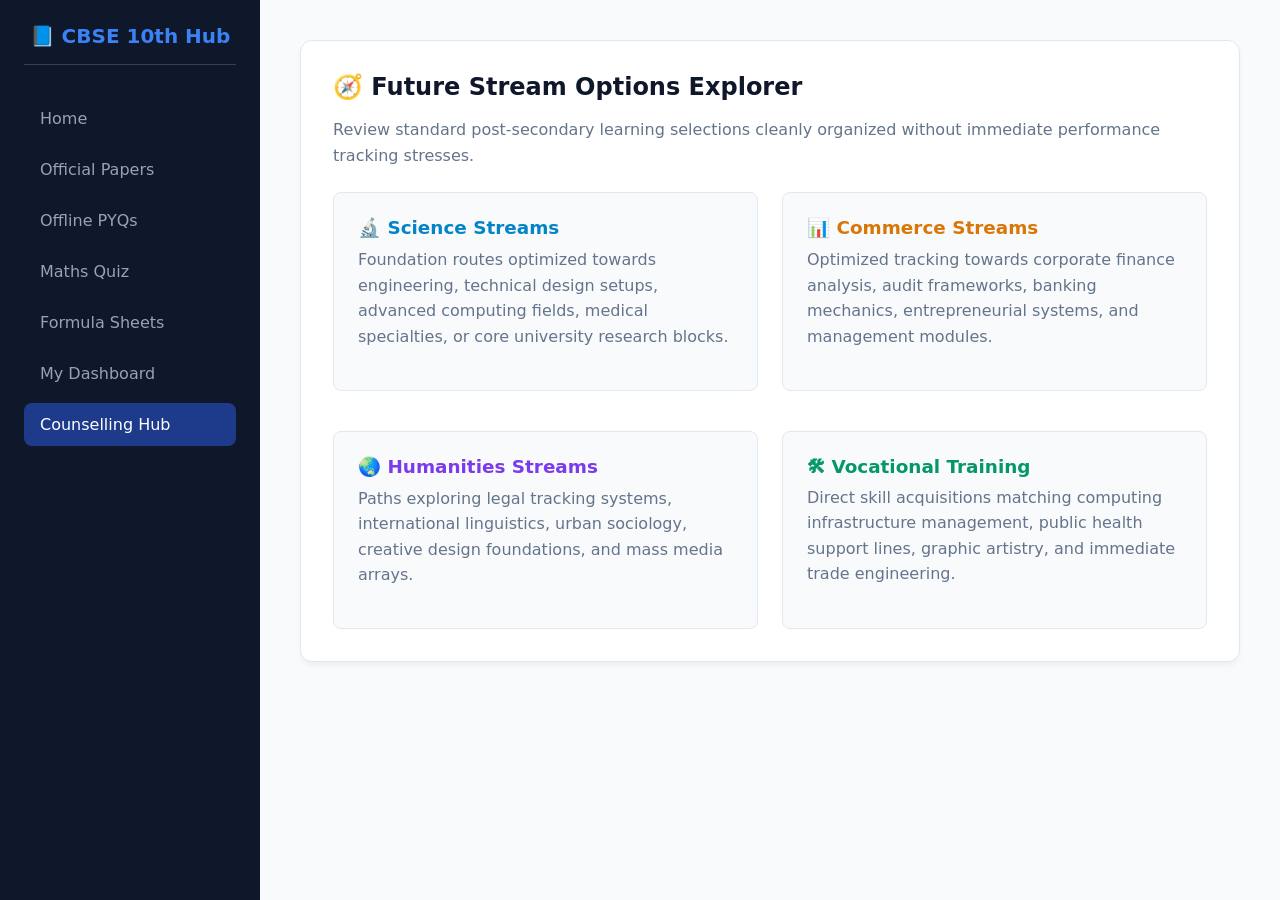
<file: counselling.html>
<!DOCTYPE html>
<html lang="en">
<head>
    <meta charset="UTF-8">
    <meta name="viewport" content="width=device-width, initial-scale=1.0">
    <title>Student Guidance Counselling</title>
    <link rel="stylesheet" href="style.css">
</head>
<body>
    <aside>
        <div>
            <div class="brand">📘 CBSE 10th Hub</div>
            <nav class="nav-links">
                <a href="index.html">Home</a>
                <a href="papers.html">Official Papers</a>
                <a href="offline-pyqs.html">Offline PYQs</a>
                <a href="quiz.html">Maths Quiz</a>
                <a href="formulas.html">Formula Sheets</a>
                <a href="dashboard.html">My Dashboard</a>
                <a href="counselling.html" class="active">Counselling Hub</a>
            </nav>
        </div>
    </aside>
    <main>
        <div class="card">
            <h2>🧭 Future Stream Options Explorer</h2>
            <p>Review standard post-secondary learning selections cleanly organized without immediate performance tracking stresses.</p>
            
            <div class="grid-2" style="margin-top:1.5rem;">
                <div style="background:#f8fafc; padding:1.5rem; border:1px solid var(--border); border-radius:0.5rem;">
                    <h3 style="color:#0284c7;">🔬 Science Streams</h3>
                    <p>Foundation routes optimized towards engineering, technical design setups, advanced computing fields, medical specialties, or core university research blocks.</p>
                </div>
                <div style="background:#f8fafc; padding:1.5rem; border:1px solid var(--border); border-radius:0.5rem;">
                    <h3 style="color:#d97706;">📊 Commerce Streams</h3>
                    <p>Optimized tracking towards corporate finance analysis, audit frameworks, banking mechanics, entrepreneurial systems, and management modules.</p>
                </div>
                <div style="background:#f8fafc; padding:1.5rem; border:1px solid var(--border); border-radius:0.5rem; margin-top:1rem;">
                    <h3 style="color:#7c3aed;">🌏 Humanities Streams</h3>
                    <p>Paths exploring legal tracking systems, international linguistics, urban sociology, creative design foundations, and mass media arrays.</p>
                </div>
                <div style="background:#f8fafc; padding:1.5rem; border:1px solid var(--border); border-radius:0.5rem; margin-top:1rem;">
                    <h3 style="color:#059669;">🛠 Vocational Training</h3>
                    <p>Direct skill acquisitions matching computing infrastructure management, public health support lines, graphic artistry, and immediate trade engineering.</p>
                </div>
            </div>
        </div>
    </main>
</body>
</html>
</file>
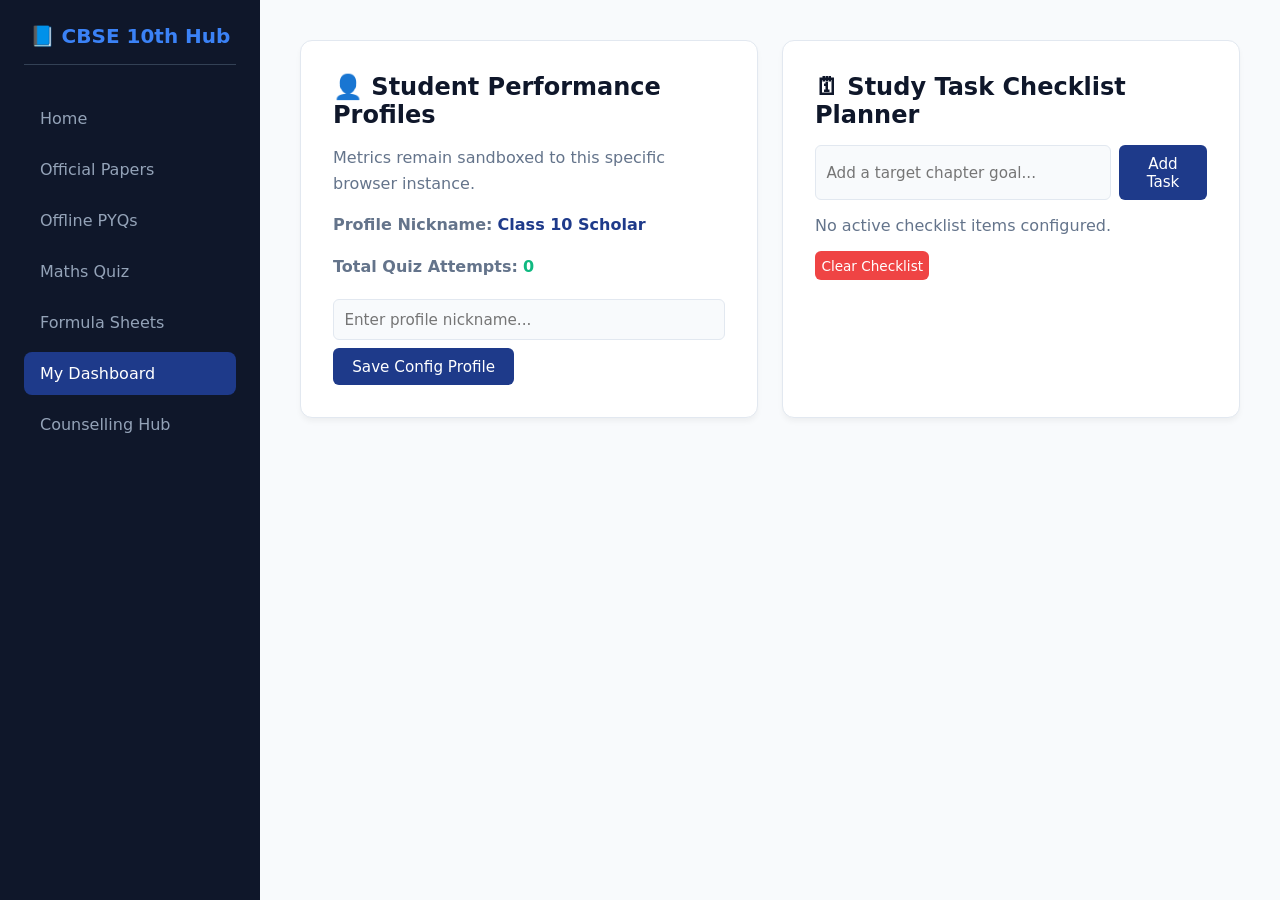
<file: dashboard.html>
<!DOCTYPE html>
<html lang="en">
<head>
    <meta charset="UTF-8">
    <meta name="viewport" content="width=device-width, initial-scale=1.0">
    <title>Student Profile & Tasks Planner</title>
    <link rel="stylesheet" href="style.css">
</head>
<body>
    <aside>
        <div>
            <div class="brand">📘 CBSE 10th Hub</div>
            <nav class="nav-links">
                <a href="index.html">Home</a>
                <a href="papers.html">Official Papers</a>
                <a href="offline-pyqs.html">Offline PYQs</a>
                <a href="quiz.html">Maths Quiz</a>
                <a href="formulas.html">Formula Sheets</a>
                <a href="dashboard.html" class="active">My Dashboard</a>
                <a href="counselling.html">Counselling Hub</a>
            </nav>
        </div>
    </aside>
    <main>
        <div class="grid-2">
            <div class="card">
                <h2>👤 Student Performance Profiles</h2>
                <p>Metrics remain sandboxed to this specific browser instance.</p>
                <div style="margin:1rem 0;">
                    <p><b>Profile Nickname:</b> <span id="nameSpan" style="color:var(--primary); font-weight:bold;">Class 10 Scholar</span></p>
                    <p><b>Total Quiz Attempts:</b> <span id="attemptSpan" style="color:var(--accent); font-weight:bold;">0</span></p>
                </div>
                <input type="text" id="nameInput" placeholder="Enter profile nickname..." style="margin-bottom:0.5rem;">
                <button class="btn" onclick="updateProfile()">Save Config Profile</button>
            </div>

            <div class="card">
                <h2>🗓 Study Task Checklist Planner</h2>
                <div style="display:flex; gap:0.5rem; margin-bottom:1rem;">
                    <input type="text" id="todoInput" placeholder="Add a target chapter goal..." style="margin:0;">
                    <button class="btn" onclick="saveTodo()">Add Task</button>
                </div>
                <ul id="todoList"></ul>
                <button class="btn btn-danger" style="margin-top:1rem; padding:0.4rem; font-size:0.85rem;" onclick="clearTodos()">Clear Checklist</button>
            </div>
        </div>

        <script>
            window.onload = function() {
                loadProfile();
                renderTodos();
            };

            function loadProfile() {
                document.getElementById("nameSpan").innerText = localStorage.getItem("hubUsername") || "Class 10 Scholar";
                document.getElementById("attemptSpan").innerText = localStorage.getItem("quizAttempts") || "0";
            }

            function updateProfile() {
                const name = document.getElementById("nameInput").value.trim();
                if(name) {
                    localStorage.setItem("hubUsername", name);
                    loadProfile();
                    document.getElementById("nameInput").value = "";
                }
            }

            function saveTodo() {
                const input = document.getElementById("todoInput");
                if(!input.value.trim()) return;
                let items = JSON.parse(localStorage.getItem("hubTodos") || "[]");
                items.push(input.value.trim());
                localStorage.setItem("hubTodos", JSON.stringify(items));
                input.value = "";
                renderTodos();
            }

            function renderTodos() {
                let items = JSON.parse(localStorage.getItem("hubTodos") || "[]");
                const ul = document.getElementById("todoList");
                ul.innerHTML = items.length === 0 ? `<li style="color:var(--text-light)">No active checklist items configured.</li>` : "";
                items.forEach((item, index) => {
                    ul.innerHTML += `<li style="padding:0.5rem; background:#f8fafc; border:1px solid var(--border); margin:0.25rem 0; border-radius:0.25rem; display:flex; justify-content:between; align-items:center;">
                        <span>✅ ${item}</span>
                    </li>`;
                });
            }

            function clearTodos() {
                localStorage.removeItem("hubTodos");
                renderTodos();
            }
        </script>
    </main>
</body>
</html>
</file>
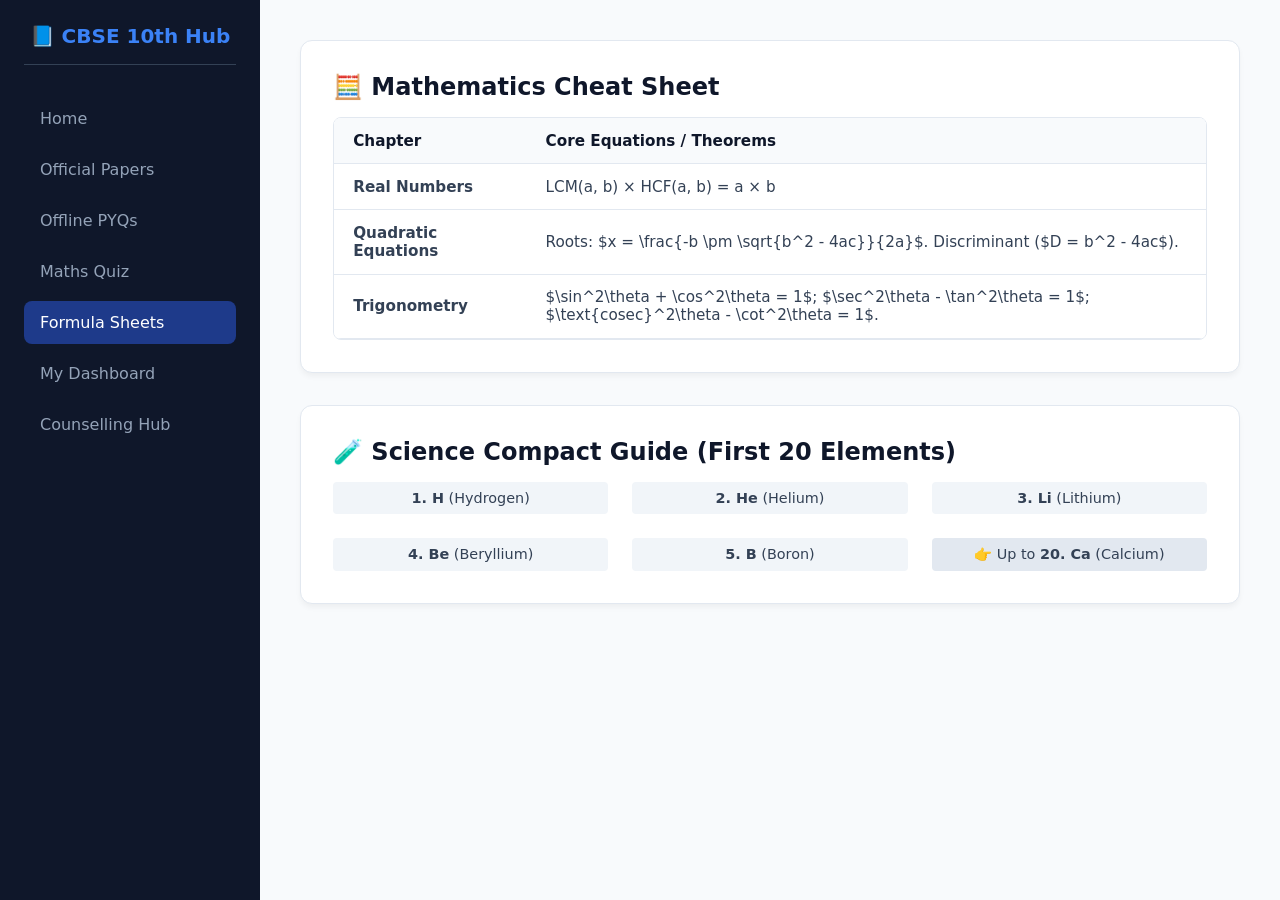
<file: formulas.html>
<!DOCTYPE html>
<html lang="en">
<head>
    <meta charset="UTF-8">
    <meta name="viewport" content="width=device-width, initial-scale=1.0">
    <title>Core Formula Sheets</title>
    <link rel="stylesheet" href="style.css">
</head>
<body>
    <aside>
        <div>
            <div class="brand">📘 CBSE 10th Hub</div>
            <nav class="nav-links">
                <a href="index.html">Home</a>
                <a href="papers.html">Official Papers</a>
                <a href="offline-pyqs.html">Offline PYQs</a>
                <a href="quiz.html">Maths Quiz</a>
                <a href="formulas.html" class="active">Formula Sheets</a>
                <a href="dashboard.html">My Dashboard</a>
                <a href="counselling.html">Counselling Hub</a>
            </nav>
        </div>
    </aside>
    <main>
        <div class="card">
            <h2>🧮 Mathematics Cheat Sheet</h2>
            <div class="table-container">
                <table>
                    <thead><tr><th>Chapter</th><th>Core Equations / Theorems</th></tr></thead>
                    <tbody>
                        <tr><td><b>Real Numbers</b></td><td>LCM(a, b) × HCF(a, b) = a × b</td></tr>
                        <tr><td><b>Quadratic Equations</b></td><td>Roots: $x = \frac{-b \pm \sqrt{b^2 - 4ac}}{2a}$. Discriminant ($D = b^2 - 4ac$).</td></tr>
                        <tr><td><b>Trigonometry</b></td><td>$\sin^2\theta + \cos^2\theta = 1$; $\sec^2\theta - \tan^2\theta = 1$; $\text{cosec}^2\theta - \cot^2\theta = 1$.</td></tr>
                    </tbody>
                </table>
            </div>
        </div>

        <div class="card">
            <h2>🧪 Science Compact Guide (First 20 Elements)</h2>
            <div class="grid-3" style="font-size: 0.9rem; text-align: center;">
                <div style="background:#f1f5f9; padding:0.5rem; border-radius:0.25rem;"><b>1. H</b> (Hydrogen)</div>
                <div style="background:#f1f5f9; padding:0.5rem; border-radius:0.25rem;"><b>2. He</b> (Helium)</div>
                <div style="background:#f1f5f9; padding:0.5rem; border-radius:0.25rem;"><b>3. Li</b> (Lithium)</div>
                <div style="background:#f1f5f9; padding:0.5rem; border-radius:0.25rem;"><b>4. Be</b> (Beryllium)</div>
                <div style="background:#f1f5f9; padding:0.5rem; border-radius:0.25rem;"><b>5. B</b> (Boron)</div>
                <div style="background:#e2e8f0; padding:0.5rem; border-radius:0.25rem;">👉 Up to <b>20. Ca</b> (Calcium)</div>
            </div>
        </div>
    </main>
</body>
</html>
</file>
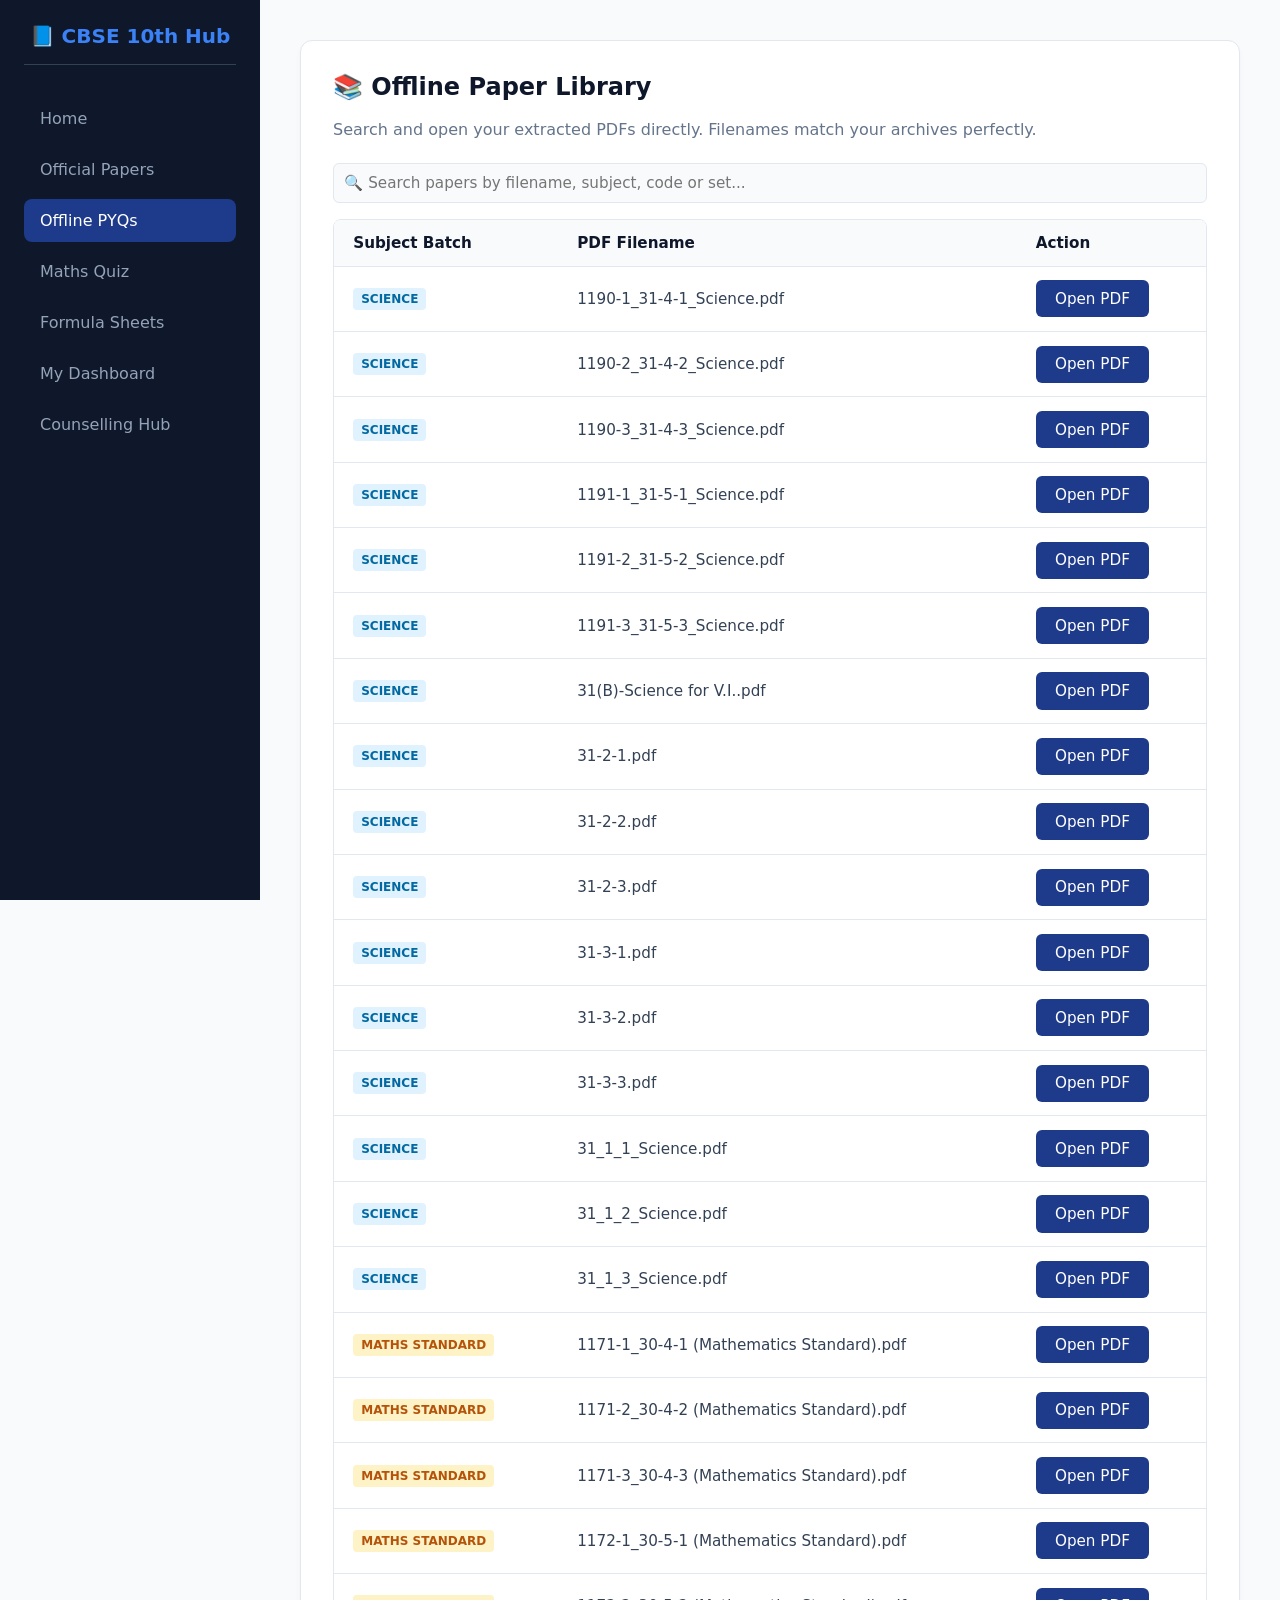
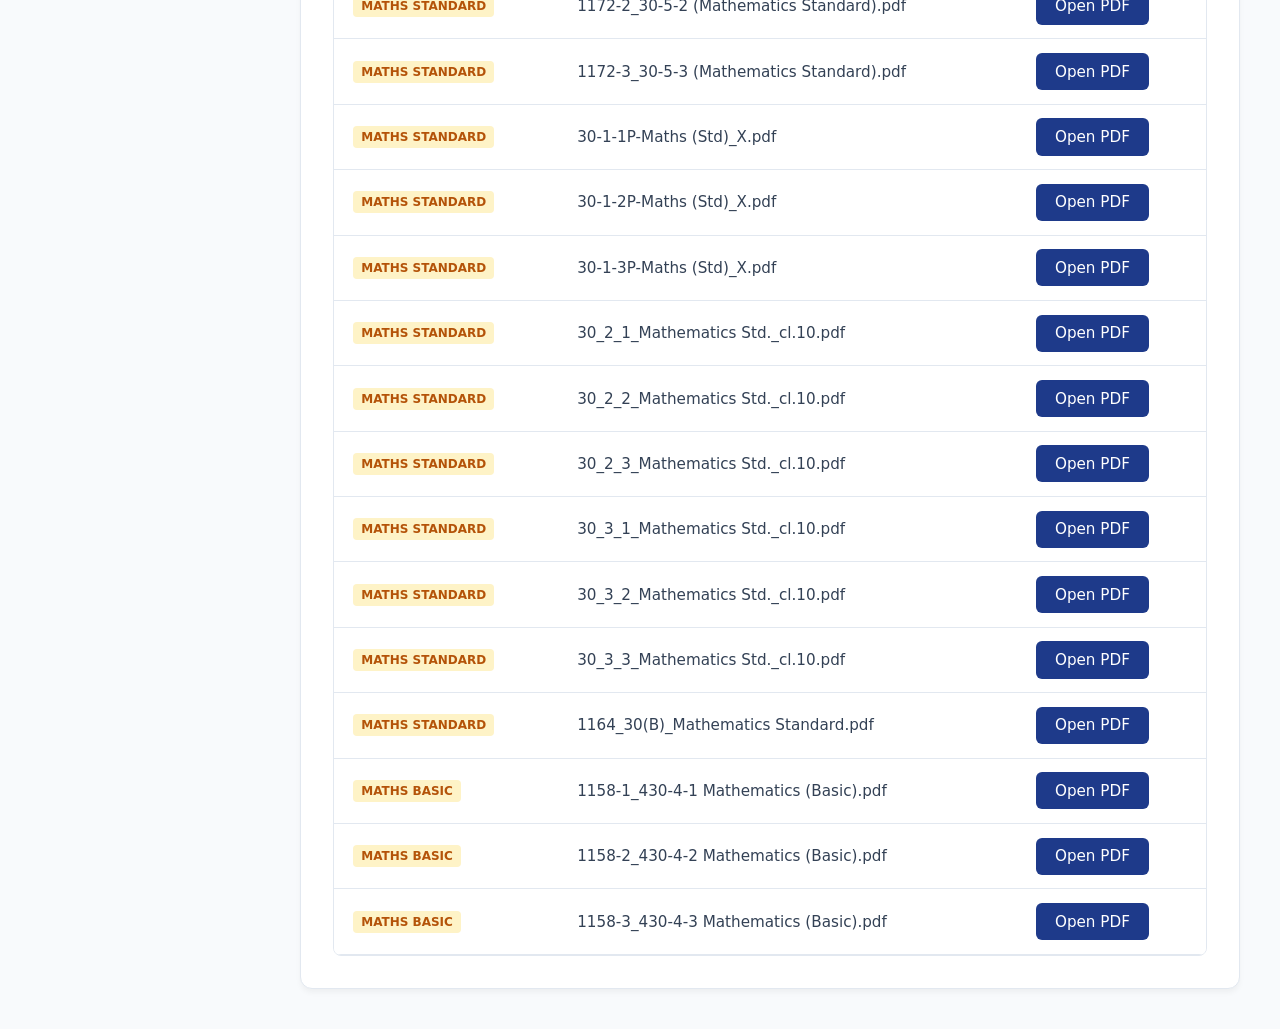
<file: offline-pyqs.html>
<!DOCTYPE html>
<html lang="en">
<head>
    <meta charset="UTF-8">
    <meta name="viewport" content="width=device-width, initial-scale=1.0">
    <title>Offline PYQs Library Catalogue</title>
    <link rel="stylesheet" href="style.css">
</head>
<body>
    <aside>
        <div>
            <div class="brand">📘 CBSE 10th Hub</div>
            <nav class="nav-links">
                <a href="index.html">Home</a>
                <a href="papers.html">Official Papers</a>
                <a href="offline-pyqs.html" class="active">Offline PYQs</a>
                <a href="quiz.html">Maths Quiz</a>
                <a href="formulas.html">Formula Sheets</a>
                <a href="dashboard.html">My Dashboard</a>
                <a href="counselling.html">Counselling Hub</a>
            </nav>
        </div>
    </aside>
    <main>
        <div class="card">
            <h2>📚 Offline Paper Library</h2>
            <p>Search and open your extracted PDFs directly. Filenames match your archives perfectly.</p>
            <input type="text" id="searchBar" placeholder="🔍 Search papers by filename, subject, code or set..." onkeyup="filterTable()">
            
            <div class="table-container">
                <table id="pyqTable">
                    <thead>
                        <tr><th>Subject Batch</th><th>PDF Filename</th><th>Action</th></tr>
                    </thead>
                    <tbody>
                        <!-- SCIENCE FILES -->
                        <tr><td><span class="badge badge-sci">Science</span></td><td>1190-1_31-4-1_Science.pdf</td><td><a href="previous_year_papers/Science/1190-1_31-4-1_Science.pdf" class="btn">Open PDF</a></td></tr>
                        <tr><td><span class="badge badge-sci">Science</span></td><td>1190-2_31-4-2_Science.pdf</td><td><a href="previous_year_papers/Science/1190-2_31-4-2_Science.pdf" class="btn">Open PDF</a></td></tr>
                        <tr><td><span class="badge badge-sci">Science</span></td><td>1190-3_31-4-3_Science.pdf</td><td><a href="previous_year_papers/Science/1190-3_31-4-3_Science.pdf" class="btn">Open PDF</a></td></tr>
                        <tr><td><span class="badge badge-sci">Science</span></td><td>1191-1_31-5-1_Science.pdf</td><td><a href="previous_year_papers/Science/1191-1_31-5-1_Science.pdf" class="btn">Open PDF</a></td></tr>
                        <tr><td><span class="badge badge-sci">Science</span></td><td>1191-2_31-5-2_Science.pdf</td><td><a href="previous_year_papers/Science/1191-2_31-5-2_Science.pdf" class="btn">Open PDF</a></td></tr>
                        <tr><td><span class="badge badge-sci">Science</span></td><td>1191-3_31-5-3_Science.pdf</td><td><a href="previous_year_papers/Science/1191-3_31-5-3_Science.pdf" class="btn">Open PDF</a></td></tr>
                        <tr><td><span class="badge badge-sci">Science</span></td><td>31(B)-Science for V.I..pdf</td><td><a href="previous_year_papers/Science/31(B)-Science for V.I..pdf" class="btn">Open PDF</a></td></tr>
                        <tr><td><span class="badge badge-sci">Science</span></td><td>31-2-1.pdf</td><td><a href="previous_year_papers/Science/31-2-1.pdf" class="btn">Open PDF</a></td></tr>
                        <tr><td><span class="badge badge-sci">Science</span></td><td>31-2-2.pdf</td><td><a href="previous_year_papers/Science/31-2-2.pdf" class="btn">Open PDF</a></td></tr>
                        <tr><td><span class="badge badge-sci">Science</span></td><td>31-2-3.pdf</td><td><a href="previous_year_papers/Science/31-2-3.pdf" class="btn">Open PDF</a></td></tr>
                        <tr><td><span class="badge badge-sci">Science</span></td><td>31-3-1.pdf</td><td><a href="previous_year_papers/Science/31-3-1.pdf" class="btn">Open PDF</a></td></tr>
                        <tr><td><span class="badge badge-sci">Science</span></td><td>31-3-2.pdf</td><td><a href="previous_year_papers/Science/31-3-2.pdf" class="btn">Open PDF</a></td></tr>
                        <tr><td><span class="badge badge-sci">Science</span></td><td>31-3-3.pdf</td><td><a href="previous_year_papers/Science/31-3-3.pdf" class="btn">Open PDF</a></td></tr>
                        <tr><td><span class="badge badge-sci">Science</span></td><td>31_1_1_Science.pdf</td><td><a href="previous_year_papers/Science/31_1_1_Science.pdf" class="btn">Open PDF</a></td></tr>
                        <tr><td><span class="badge badge-sci">Science</span></td><td>31_1_2_Science.pdf</td><td><a href="previous_year_papers/Science/31_1_2_Science.pdf" class="btn">Open PDF</a></td></tr>
                        <tr><td><span class="badge badge-sci">Science</span></td><td>31_1_3_Science.pdf</td><td><a href="previous_year_papers/Science/31_1_3_Science.pdf" class="btn">Open PDF</a></td></tr>

                        <!-- MATHEMATICS STANDARD & BASIC -->
                        <tr><td><span class="badge badge-math">Maths Standard</span></td><td>1171-1_30-4-1 (Mathematics Standard).pdf</td><td><a href="previous_year_papers/Mathematics_Standard/1171-1_30-4-1 (Mathematics Standard).pdf" class="btn">Open PDF</a></td></tr>
                        <tr><td><span class="badge badge-math">Maths Standard</span></td><td>1171-2_30-4-2 (Mathematics Standard).pdf</td><td><a href="previous_year_papers/Mathematics_Standard/1171-2_30-4-2 (Mathematics Standard).pdf" class="btn">Open PDF</a></td></tr>
                        <tr><td><span class="badge badge-math">Maths Standard</span></td><td>1171-3_30-4-3 (Mathematics Standard).pdf</td><td><a href="previous_year_papers/Mathematics_Standard/1171-3_30-4-3 (Mathematics Standard).pdf" class="btn">Open PDF</a></td></tr>
                        <tr><td><span class="badge badge-math">Maths Standard</span></td><td>1172-1_30-5-1 (Mathematics Standard).pdf</td><td><a href="previous_year_papers/Mathematics_Standard/1172-1_30-5-1 (Mathematics Standard).pdf" class="btn">Open PDF</a></td></tr>
                        <tr><td><span class="badge badge-math">Maths Standard</span></td><td>1172-2_30-5-2 (Mathematics Standard).pdf</td><td><a href="previous_year_papers/Mathematics_Standard/1172-2_30-5-2 (Mathematics Standard).pdf" class="btn">Open PDF</a></td></tr>
                        <tr><td><span class="badge badge-math">Maths Standard</span></td><td>1172-3_30-5-3 (Mathematics Standard).pdf</td><td><a href="previous_year_papers/Mathematics_Standard/1172-3_30-5-3 (Mathematics Standard).pdf" class="btn">Open PDF</a></td></tr>
                        <tr><td><span class="badge badge-math">Maths Standard</span></td><td>30-1-1P-Maths (Std)_X.pdf</td><td><a href="previous_year_papers/Mathematics_Standard/30-1-1P-Maths (Std)_X.pdf" class="btn">Open PDF</a></td></tr>
                        <tr><td><span class="badge badge-math">Maths Standard</span></td><td>30-1-2P-Maths (Std)_X.pdf</td><td><a href="previous_year_papers/Mathematics_Standard/30-1-2P-Maths (Std)_X.pdf" class="btn">Open PDF</a></td></tr>
                        <tr><td><span class="badge badge-math">Maths Standard</span></td><td>30-1-3P-Maths (Std)_X.pdf</td><td><a href="previous_year_papers/Mathematics_Standard/30-1-3P-Maths (Std)_X.pdf" class="btn">Open PDF</a></td></tr>
                        <tr><td><span class="badge badge-math">Maths Standard</span></td><td>30_2_1_Mathematics Std._cl.10.pdf</td><td><a href="previous_year_papers/Mathematics_Standard/30_2_1_Mathematics Std._cl.10.pdf" class="btn">Open PDF</a></td></tr>
                        <tr><td><span class="badge badge-math">Maths Standard</span></td><td>30_2_2_Mathematics Std._cl.10.pdf</td><td><a href="previous_year_papers/Mathematics_Standard/30_2_2_Mathematics Std._cl.10.pdf" class="btn">Open PDF</a></td></tr>
                        <tr><td><span class="badge badge-math">Maths Standard</span></td><td>30_2_3_Mathematics Std._cl.10.pdf</td><td><a href="previous_year_papers/Mathematics_Standard/30_2_3_Mathematics Std._cl.10.pdf" class="btn">Open PDF</a></td></tr>
                        <tr><td><span class="badge badge-math">Maths Standard</span></td><td>30_3_1_Mathematics Std._cl.10.pdf</td><td><a href="previous_year_papers/Mathematics_Standard/30_3_1_Mathematics Std._cl.10.pdf" class="btn">Open PDF</a></td></tr>
                        <tr><td><span class="badge badge-math">Maths Standard</span></td><td>30_3_2_Mathematics Std._cl.10.pdf</td><td><a href="previous_year_papers/Mathematics_Standard/30_3_2_Mathematics Std._cl.10.pdf" class="btn">Open PDF</a></td></tr>
                        <tr><td><span class="badge badge-math">Maths Standard</span></td><td>30_3_3_Mathematics Std._cl.10.pdf</td><td><a href="previous_year_papers/Mathematics_Standard/30_3_3_Mathematics Std._cl.10.pdf" class="btn">Open PDF</a></td></tr>
                        <tr><td><span class="badge badge-math">Maths Standard</span></td><td>1164_30(B)_Mathematics Standard.pdf</td><td><a href="previous_year_papers/Mathematics_Standard/1164_30(B)_Mathematics Standard.pdf" class="btn">Open PDF</a></td></tr>
                        
                        <tr><td><span class="badge badge-math">Maths Basic</span></td><td>1158-1_430-4-1 Mathematics (Basic).pdf</td><td><a href="previous_year_papers/Mathematics_Standard/1158-1_430-4-1 Mathematics (Basic).pdf" class="btn">Open PDF</a></td></tr>
                        <tr><td><span class="badge badge-math">Maths Basic</span></td><td>1158-2_430-4-2 Mathematics (Basic).pdf</td><td><a href="previous_year_papers/Mathematics_Standard/1158-2_430-4-2 Mathematics (Basic).pdf" class="btn">Open PDF</a></td></tr>
                        <tr><td><span class="badge badge-math">Maths Basic</span></td><td>1158-3_430-4-3 Mathematics (Basic).pdf</td><td><a href="previous_year_papers/Mathematics_Standard/1158-3_430-4-3 Mathematics (Basic).pdf" class="btn">Open PDF</a></td></tr>
</file>
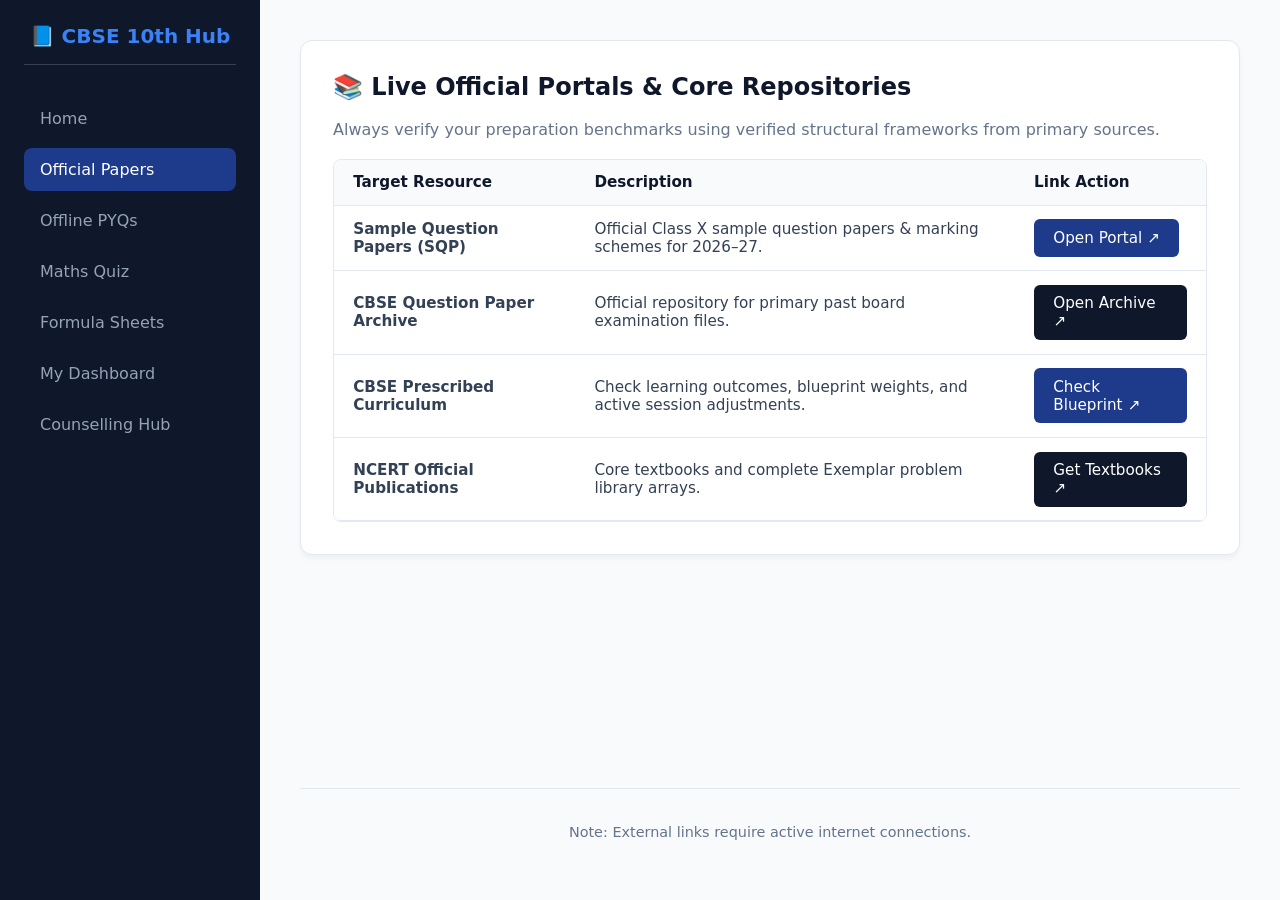
<file: papers.html>
<!DOCTYPE html>
<html lang="en">
<head>
    <meta charset="UTF-8">
    <meta name="viewport" content="width=device-width, initial-scale=1.0">
    <title>Official CBSE Papers & Curriculum</title>
    <link rel="stylesheet" href="style.css">
</head>
<body>
    <aside>
        <div>
            <div class="brand">📘 CBSE 10th Hub</div>
            <nav class="nav-links">
                <a href="index.html">Home</a>
                <a href="papers.html" class="active">Official Papers</a>
                <a href="offline-pyqs.html">Offline PYQs</a>
                <a href="quiz.html">Maths Quiz</a>
                <a href="formulas.html">Formula Sheets</a>
                <a href="dashboard.html">My Dashboard</a>
                <a href="counselling.html">Counselling Hub</a>
            </nav>
        </div>
    </aside>
    <main>
        <div class="card">
            <h2>📚 Live Official Portals & Core Repositories</h2>
            <p>Always verify your preparation benchmarks using verified structural frameworks from primary sources.</p>
            
            <div class="table-container">
                <table>
                    <thead>
                        <tr><th>Target Resource</th><th>Description</th><th>Link Action</th></tr>
                    </thead>
                    <tbody>
                        <tr><td><b>Sample Question Papers (SQP)</b></td><td>Official Class X sample question papers & marking schemes for 2026–27.</td><td><a href="https://cbseacademic.nic.in" target="_blank" class="btn">Open Portal ↗</a></td></tr>
                        <tr><td><b>CBSE Question Paper Archive</b></td><td>Official repository for primary past board examination files.</td><td><a href="https://cbse.gov.in" target="_blank" class="btn btn-sec">Open Archive ↗</a></td></tr>
                        <tr><td><b>CBSE Prescribed Curriculum</b></td><td>Check learning outcomes, blueprint weights, and active session adjustments.</td><td><a href="https://cbseacademic.nic.in" target="_blank" class="btn">Check Blueprint ↗</a></td></tr>
                        <tr><td><b>NCERT Official Publications</b></td><td>Core textbooks and complete Exemplar problem library arrays.</td><td><a href="https://ncert.nic.in" target="_blank" class="btn btn-sec">Get Textbooks ↗</a></td></tr>
                    </tbody>
                </table>
            </div>
        </div>
        <footer>
            <p>Note: External links require active internet connections.</p>
        </footer>
    </main>
</body>
</html>
</file>
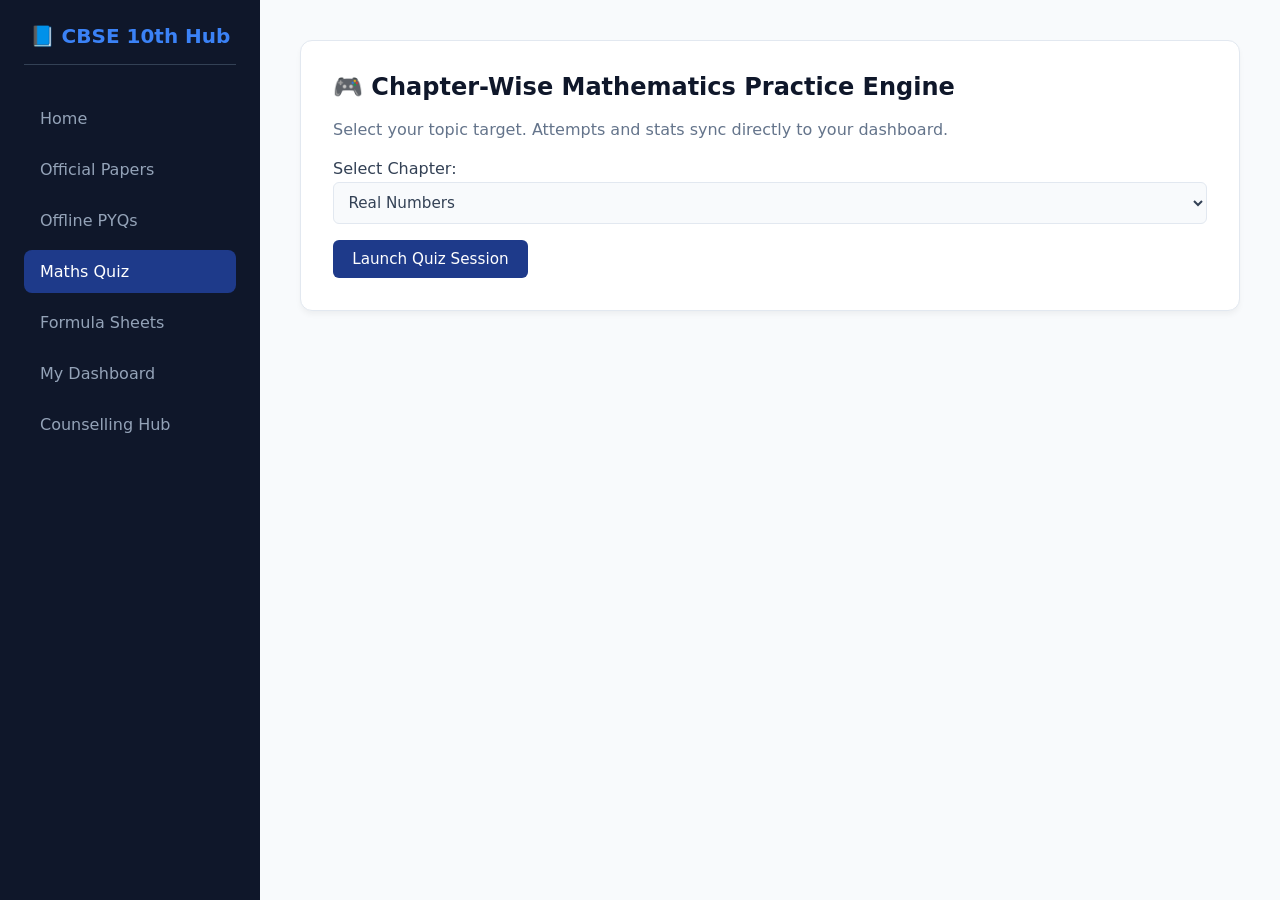
<file: quiz.html>
<!DOCTYPE html>
<html lang="en">
<head>
    <meta charset="UTF-8">
    <meta name="viewport" content="width=device-width, initial-scale=1.0">
    <title>Mathematics Interactive Quiz Engine</title>
    <link rel="stylesheet" href="style.css">
</head>
<body>
    <aside>
        <div>
            <div class="brand">📘 CBSE 10th Hub</div>
            <nav class="nav-links">
                <a href="index.html">Home</a>
                <a href="papers.html">Official Papers</a>
                <a href="offline-pyqs.html">Offline PYQs</a>
                <a href="quiz.html" class="active">Maths Quiz</a>
                <a href="formulas.html">Formula Sheets</a>
                <a href="dashboard.html">My Dashboard</a>
                <a href="counselling.html">Counselling Hub</a>
            </nav>
        </div>
    </aside>
    <main>
        <div class="card" id="setupCard">
            <h2>🎮 Chapter-Wise Mathematics Practice Engine</h2>
            <p>Select your topic target. Attempts and stats sync directly to your dashboard.</p>
            
            <label for="topicSelect">Select Chapter:</label>
            <select id="topicSelect">
                <option value="Real Numbers">Real Numbers</option>
                <option value="Polynomials">Polynomials</option>
                <option value="Trigonometry">Trigonometry</option>
            </select>
            
            <button class="btn" style="margin-top: 1rem;" onclick="startQuiz()">Launch Quiz Session</button>
        </div>

        <div class="card" id="quizCard" style="display:none;">
            <h2 id="quizTitle">Quiz</h2>
            <div id="questionContainer" style="margin: 1.5rem 0;"></div>
            <button class="btn" id="actionBtn" onclick="checkAnswer()">Submit Response</button>
        </div>

        <script>
            const questions = {
                "Real Numbers": [
                    {q: "If two positive integers a and b are written as a = x³y² and b = xy³, where x, y are prime numbers, then HCF(a, b) is:", o: ["xy", "xy²", "x³y³", "x²y²"], a: 1},
                    {q: "The decimal expansion of the rational number 14587/1250 will terminate after how many decimal places?", o: ["One", "Two", "Three", "Four"], a: 3}
                ],
                "Polynomials": [
                    {q: "If one zero of the quadratic polynomial sum x² + 3x + k is 2, then the value of k is:", o: ["10", "-10", "-7", "-2"], a: 1}
                ],
                "Trigonometry": [
                    {q: "If sin θ + cos θ = √2 cos θ, then the value of tan θ is:", o: ["√2 - 1", "√2 + 1", "1/√2", "√3"], a: 0}
                ]
            };

            let currentTopic = "";
            let currentIndex = 0;
            let score = 0;

            function startQuiz() {
                currentTopic = document.getElementById("topicSelect").value;
                currentIndex = 0;
                score = 0;
                document.getElementById("setupCard").style.display = "none";
                document.getElementById("quizCard").style.display = "block";
                showQuestion();
            }

            function showQuestion() {
                const qData = questions[currentTopic][currentIndex];
                document.getElementById("quizTitle").innerText = `${currentTopic} - Question ${currentIndex + 1}/${questions[currentTopic].length}`;
                
                let html = `<p style="font-size:1.1rem; color:var(--secondary); font-weight:500;">${qData.q}</p>`;
                qData.o.forEach((opt, idx) => {
                    html += `<label style="display:block; margin: 0.5rem 0; padding:0.5rem; background:#f8fafc; border:1px solid var(--border); border-radius:0.25rem; cursor:pointer;">
                        <input type="radio" name="option" value="${idx}" style="width:auto; margin-right:0.5rem;"> ${opt}
                    </label>`;
                });
                document.getElementById("questionContainer").innerHTML = html;
                document.getElementById("actionBtn").innerText = "Submit Response";
                document.getElementById("actionBtn").onclick = checkAnswer;
            }

            function checkAnswer() {
                const selected = document.querySelector('input[name="option"]:checked');
                if(!selected) return alert("Please select an answer choice!");
                
                const qData = questions[currentTopic][currentIndex];
                if(parseInt(selected.value) === qData.a) { score++; }
                
                currentIndex++;
                if(currentIndex < questions[currentTopic].length) {
                    showQuestion();
                } else {
                    saveResults();
                }
            }

            function saveResults() {
                let attempts = parseInt(localStorage.getItem('quizAttempts') || "0") + 1;
                localStorage.setItem('quizAttempts', attempts);
                
                document.getElementById("questionContainer").innerHTML = `<h3>Quiz Complete!</h3><p>You scored ${score} out of ${questions[currentTopic].length}.</p>`;
                document.getElementById("actionBtn").innerText = "Return to Setup";
                document.getElementById("actionBtn").onclick = () => {
                    document.getElementById("setupCard").style.display = "block";
                    document.getElementById("quizCard").style.display = "none";
                };
            }
        </script>
    </main>
</body>
</html>
</file>
<file: style.css>
:root {
    --primary: #1e3a8a;
    --primary-light: #3b82f6;
    --secondary: #0f172a;
    --bg: #f8fafc;
    --card-bg: #ffffff;
    --text: #334155;
    --text-light: #64748b;
    --border: #e2e8f0;
    --accent: #10b981;
    --danger: #ef4444;
}

* { box-sizing: border-box; margin: 0; padding: 0; font-family: 'Segoe UI', system-ui, sans-serif; }
body { background-color: var(--bg); color: var(--text); display: flex; min-height: 100vh; }

/* Sidebar Navigation */
aside { width: 260px; background-color: var(--secondary); color: white; padding: 1.5rem; position: fixed; height: 100vh; overflow-y: auto; display: flex; flex-direction: column; justify-content: space-between; }
.brand { font-size: 1.25rem; font-weight: bold; margin-bottom: 2rem; color: var(--primary-light); text-align: center; border-bottom: 1px solid #334155; padding-bottom: 1rem; }
.nav-links { display: flex; flex-direction: column; gap: 0.5rem; }
.nav-links a { color: #94a3b8; text-decoration: none; padding: 0.75rem 1rem; border-radius: 0.5rem; font-weight: 500; transition: all 0.2s; }
.nav-links a:hover, .nav-links a.active { color: white; background-color: var(--primary); }

/* Layout Main Content */
main { margin-left: 260px; flex-grow: 1; padding: 2.5rem; display: flex; flex-direction: column; gap: 2rem; max-width: 1200px; width: calc(100% - 260px); }
.card { background: var(--card-bg); border: 1px solid var(--border); border-radius: 0.75rem; padding: 2rem; box-shadow: 0 4px 6px -1px rgba(0, 0, 0, 0.05); position: relative; }
.grid-2 { display: grid; grid-template-columns: repeat(auto-fit, minmax(300px, 1fr)); gap: 1.5rem; }
.grid-3 { display: grid; grid-template-columns: repeat(auto-fit, minmax(250px, 1fr)); gap: 1.5rem; }

h1 { color: var(--primary); font-size: 2.25rem; margin-bottom: 0.5rem; }
h2 { color: var(--secondary); font-size: 1.5rem; margin-bottom: 1rem; display: flex; align-items: center; gap: 0.5rem; }
h3 { color: var(--primary); font-size: 1.15rem; margin-bottom: 0.5rem; }
p { color: var(--text-light); line-height: 1.6; margin-bottom: 1rem; }

/* Interactive Elements */
.btn { background-color: var(--primary); color: white; border: none; padding: 0.6rem 1.2rem; border-radius: 0.375rem; cursor: pointer; text-decoration: none; display: inline-flex; align-items: center; justify-content: center; font-weight: 500; font-size: 0.95rem; transition: background-color 0.2s; }
.btn:hover { background-color: var(--primary-light); }
.btn-sec { background-color: var(--secondary); }
.btn-danger { background-color: var(--danger); }
.btn-danger:hover { background-color: #dc2626; }

input, select { width: 100%; padding: 0.65rem; border: 1px solid var(--border); border-radius: 0.375rem; background: var(--bg); color: var(--text); font-size: 0.95rem; margin-top: 0.25rem; }
input:focus, select:focus { border-color: var(--primary-light); outline: none; }

/* Tables */
.table-container { overflow-x: auto; border: 1px solid var(--border); border-radius: 0.5rem; margin-top: 1rem; }
table { width: 100%; border-collapse: collapse; text-align: left; background: white; }
th, td { padding: 0.85rem 1.2rem; border-bottom: 1px solid var(--border); font-size: 0.95rem; }
th { background-color: #f8fafc; font-weight: 600; color: var(--secondary); }
tr:hover { background-color: #fdfdfd; }

/* Lists & Badges */
ul { list-style: none; }
.badge { display: inline-block; padding: 0.25rem 0.5rem; font-size: 0.75rem; font-weight: 700; border-radius: 0.25rem; text-transform: uppercase; }
.badge-sci { background-color: #e0f2fe; color: #0369a1; }
.badge-math { background-color: #fef3c7; color: #b45309; }

footer { margin-top: auto; padding-top: 2rem; border-top: 1px solid var(--border); text-align: center; font-size: 0.9rem; color: var(--text-light); }

@media (max-width: 768px) {
    body { flex-direction: column; }
    aside { width: 100%; height: auto; position: relative; }
    main { margin-left: 0; width: 100%; padding: 1.25rem; }
}
</file>
